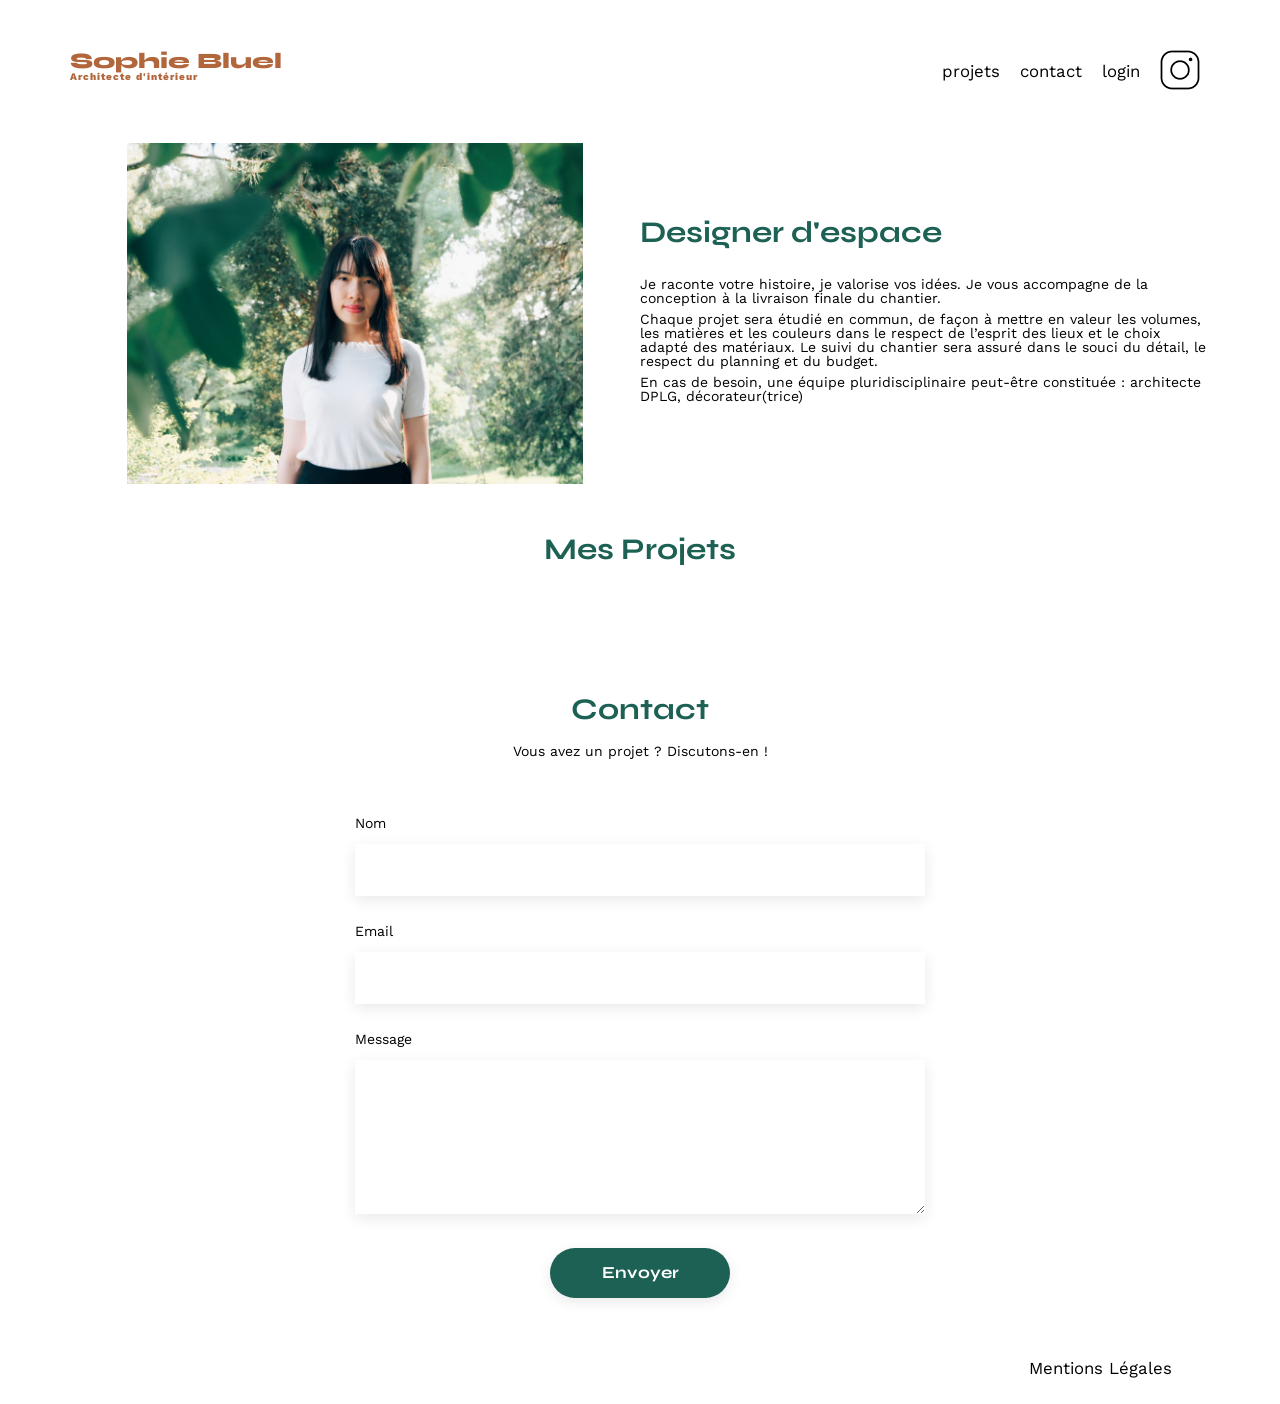
<file: FrontEnd/index.html>
<!DOCTYPE html>
<html lang="fr">
<head>
	<meta charset="UTF-8">
	<title>Sophie Bluel - Architecte d'intérieur</title>
	<meta name="viewport" content="width=device-width, initial-scale=1.0">
	<link rel="preconnect" href="https://fonts.googleapis.com">
	<link rel="preconnect" href="https://fonts.gstatic.com" crossorigin>
	<link href="https://fonts.googleapis.com/css2?family=Syne:wght@700;800&family=Work+Sans&display=swap" rel="stylesheet">
	<meta name="description" content="">
	<link rel="stylesheet" href="https://cdnjs.cloudflare.com/ajax/libs/font-awesome/6.7.2/css/all.min.css">
	<link rel="stylesheet" href="./assets/style.css">
</head>
<body>
	<div id="edit-banner" class="edit-banner" style="display:none;">
	<i class="fa-regular fa-pen-to-square"></i>
    <p>Mode édition</p>
	</div>
<header>
	<h1>Sophie Bluel <span>Architecte d'intérieur</span></h1>
	<nav>
		<ul>
			<li>projets</li>
			<li>contact</li>
			<li><a href="login.html" id="login-link">login</a></li>
			<li><img src="./assets/icons/instagram.png" alt="Instagram"></li>
		</ul>
	</nav>
</header>
<main>
	<section id="introduction">
		<figure>
			<img src="./assets/images/sophie-bluel.png" alt="">
		</figure>
		<article>
			<h2>Designer d'espace</h2>
			<p>Je raconte votre histoire, je valorise vos idées. Je vous accompagne de la conception à la livraison finale du chantier.</p>
			<p>Chaque projet sera étudié en commun, de façon à mettre en valeur les volumes, les matières et les couleurs dans le respect de l’esprit des lieux et le choix adapté des matériaux. Le suivi du chantier sera assuré dans le souci du détail, le respect du planning et du budget.</p>
			<p>En cas de besoin, une équipe pluridisciplinaire peut-être constituée : architecte DPLG, décorateur(trice)</p>
		</article>
	</section>
	<section id="portfolio">
		<h2>Mes Projets <button id="edit-btn" style="display:none;"><i class="fa-regular fa-pen-to-square"></i> modifier</button></h2>
		<div class="filters" id="filters">
		</div>
		<div class="gallery" id="gallery">
		</div>
	</section>
	<section id="contact">
		<h2>Contact</h2>
		<p>Vous avez un projet ? Discutons-en !</p>
		<form action="#" method="post">
			<label for="name">Nom</label>
			<input type="text" name="name" id="name">
			<label for="email">Email</label>
			<input type="email" name="email" id="email">
			<label for="message">Message</label>
			<textarea name="message" id="message" cols="30" rows="10"></textarea>
			<input type="submit" value="Envoyer">
		</form>
	</section>
</main>

<footer>
	<nav>
		<ul>
			<li>Mentions Légales</li>
		</ul>
	</nav>
</footer>
<div id="modal-overlay" class="modal-overlay" style="display:none;">
    <div class="modal">
        <span id="modal-close" class="modal-close">&times;</span>

        <div id="modal-gallery-view" class="modal-view">
            <h3>Galerie photo</h3>
            <div id="modal-gallery" class="modal-gallery"></div>
    		<button id="add-photo-btn" class="btn-submit">Ajouter une photo</button>
        </div>
<div id="modal-form-view" class="modal-view" style="display:none;">
    <span id="modal-back" class="modal-back">&#8592;</span>
    <h3>Ajout photo</h3>
    <form id="add-photo-form">
        <div class="upload-zone" id="upload-zone">
            <i class="fa-regular fa-image upload-icon"></i>
            <label for="photo-file" class="upload-label">+ Ajouter photo</label>
            <input type="file" id="photo-file" name="image" accept="image/png, image/jpeg" hidden>
            <p class="upload-info">jpg, png : 4mo max</p>
            <img id="preview-image" style="display:none;">
        </div>

        <label for="photo-title">Titre</label>
        <input type="text" id="photo-title" name="title" required>

        <label for="photo-category">Catégorie</label>
        <select id="photo-category" name="category" required>
            <option value=""></option>
        </select>
		<hr class="modal-divider">
        <button type="submit" class="btn-submit" id="submit-photo-btn" disabled>Valider</button>
    </form>
</div>
        
    </div>
</div>
<script src="./assets/scripts/main.js"></script>
<script src="./assets/scripts/modal.js"></script>
</body>
</html>
</file>
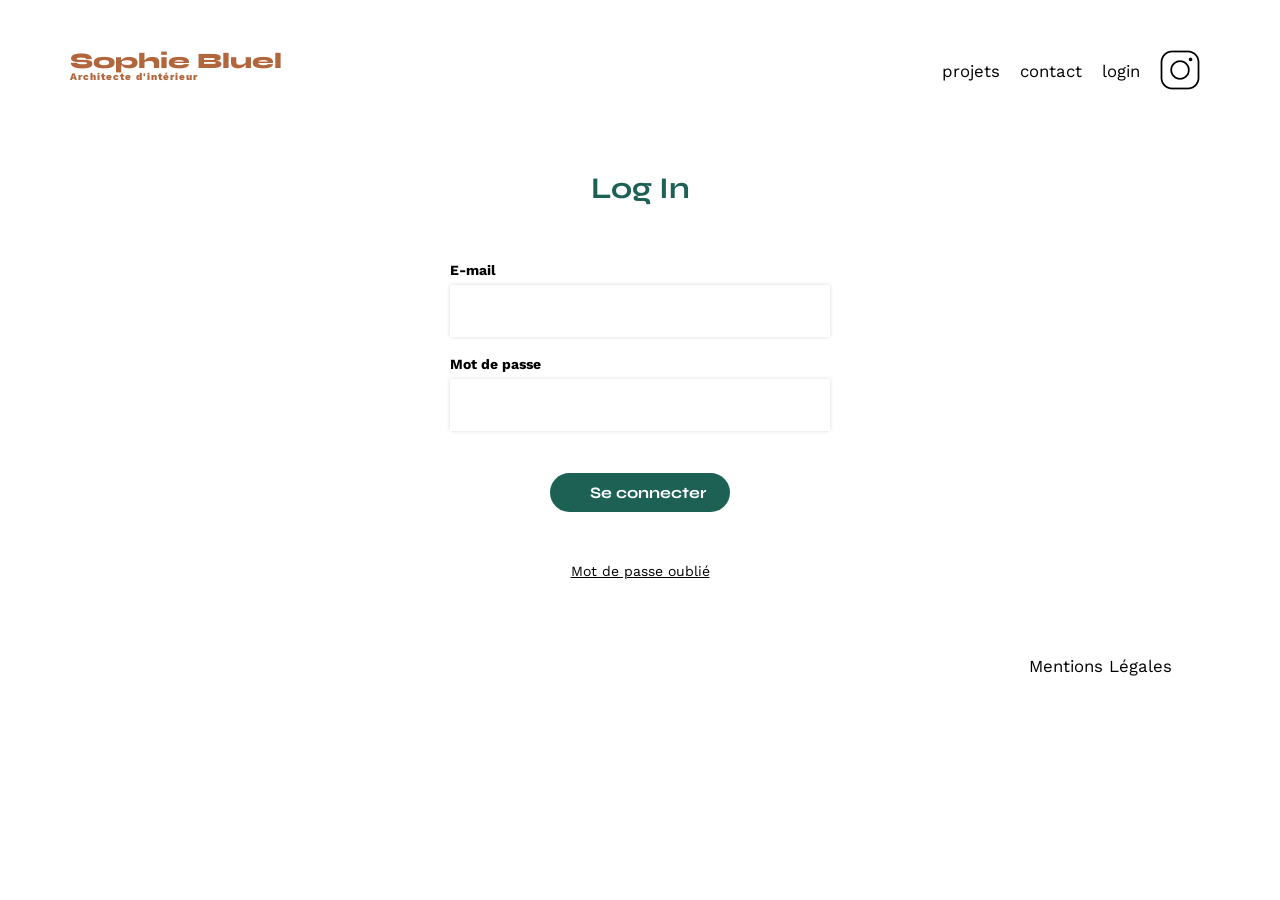
<file: FrontEnd/login.html>
<!DOCTYPE html>
<html lang="fr">
<head>
	<meta charset="UTF-8">
	<title>Sophie Bluel - Connexion</title>
	<meta name="viewport" content="width=device-width, initial-scale=1.0">
	<link rel="preconnect" href="https://fonts.googleapis.com">
	<link rel="preconnect" href="https://fonts.gstatic.com" crossorigin>
	<link href="https://fonts.googleapis.com/css2?family=Syne:wght@700;800&family=Work+Sans&display=swap" rel="stylesheet">
	<meta name="description" content="">
	<link rel="stylesheet" href="./assets/style.css">
</head>
<body>
<header>
	<h1>Sophie Bluel <span>Architecte d'intérieur</span></h1>
	<nav>
		<ul>
			<li>projets</li>
			<li>contact</li>
			<li><a href="login.html">login</a></li>
			<li><img src="./assets/icons/instagram.png" alt="Instagram"></li>
		</ul>
	</nav>
</header>
<main>
	<section id="login">
    <h2>Log In</h2>
    <form id="login-form">
        <label for="email">E-mail</label>
        <input type="email" name="email" id="email">
        <label for="password">Mot de passe</label>
        <input type="password" name="password" id="password">
        <p id="error-message" class="error-message"></p>
        <input type="submit" value="Se connecter" class="btn-submit">
    </form>
    <a href="#" class="forgot-password">Mot de passe oublié</a>
</section>
</main>

<footer>
	<nav>
		<ul>
			<li>Mentions Légales</li>
		</ul>
	</nav>
</footer>
<script src="./assets/scripts/login.js"></script>
</body>
</html>
</file>
<file: FrontEnd/assets/style.css>
/* http://meyerweb.com/eric/tools/css/reset/
   v2.0 | 20110126
   License: none (public domain)
*/

html, body, div, span, applet, object, iframe,
h1, h2, h3, h4, h5, h6, p, blockquote, pre,
a, abbr, acronym, address, big, cite, code,
del, dfn, em, img, ins, kbd, q, s, samp,
small, strike, strong, sub, sup, tt, var,
b, u, i, center,
dl, dt, dd, ol, ul, li,
fieldset, form, label, legend,
table, caption, tbody, tfoot, thead, tr, th, td,
article, aside, canvas, details, embed,
figure, figcaption, footer, header, hgroup,
menu, nav, output, ruby, section, summary,
time, mark, audio, video {
	margin: 0;
	padding: 0;
	border: 0;
	font-size: 100%;
	font: inherit;
	vertical-align: baseline;
}
/* HTML5 display-role reset for older browsers */
article, aside, details, figcaption, figure,
footer, header, hgroup, menu, nav, section {
	display: block;
}
body {
	line-height: 1;
	margin : 0;
}
ol, ul {
	list-style: none;
}
blockquote, q {
	quotes: none;
}
blockquote:before, blockquote:after,
q:before, q:after {
	content: '';
	content: none;
}
table {
	border-collapse: collapse;
	border-spacing: 0;
}
/** end reset css**/
body {
	max-width: 1140px;
	margin:auto;
	font-family: 'Work Sans' ;
	font-size: 14px;
}
header {
	display: flex;
	justify-content: space-between;
	margin: 50px 0
}
section {
	margin: 50px 0
}

h1{
	display: flex;
	flex-direction: column;
	font-family: 'Syne';
	font-size: 22px;
	font-weight: 800;
	color: #B1663C
}

h1 > span {
	font-family: 'Work Sans';
	font-size:10px;
	letter-spacing: 0.1em;
;
}

h2{
	font-family: 'Syne';
	font-weight: 700;
	font-size: 30px;
	color: #1D6154
}
nav ul {
	display: flex;
	align-items: center;
	list-style-type: none;

}
nav li {
	padding: 0 10px;
	font-size: 1.2em;
}

li:hover {
	color: #B1663C;
}
#introduction {
	display: flex;
	align-items: center;
}
#introduction figure {
	flex: 1
}
#introduction img {
	display: block;
	margin: auto;
	width: 80%;
}

#introduction article {
	flex: 1
}
#introduction h2 {
	margin-bottom: 1em;
}

#introduction p {
	margin-bottom: 0.5em;
}
#portfolio h2 {
	text-align: center;
	margin-bottom: 1em;
}
.gallery {
	width: 100%;
	display: grid;
	grid-template-columns: 1fr 1fr 1fr;
	grid-column-gap: 20px;
	grid-row-gap: 20px;
}

.gallery img {
	width: 100%;

}
#contact {
	width: 50%;
margin: auto;
}
#contact > * {
	text-align: center;

}
#contact h2{
	margin-bottom: 20px;
}
#contact form {
	text-align: left;
	margin-top:30px;
	display: flex;
	flex-direction: column;
}

#contact input {
	height: 50px;
	font-size: 1.2em;
	border: none;
	box-shadow: 0px 4px 14px rgba(0, 0, 0, 0.09);
}
#contact label {
	margin: 2em 0 1em 0;
}
#contact textarea {
	border: none;
	box-shadow: 0px 4px 14px rgba(0, 0, 0, 0.09);
}

input[type="submit"]{
	font-family: 'Syne';
	font-weight: 700;
	color: white;
	background-color: #1D6154;
	margin : 2em auto ;
	width: 180px;
	text-align: center;
	border-radius: 60px ;
}

footer nav ul {
	display: flex;
	justify-content: flex-end;
	margin: 2em
}

/* Styles for the filter buttons */

.filters {
  display: flex;
  justify-content: center;
  gap: 10px;
  margin: 30px 0 50px;
}

.filter-btn {
  padding: 10px 20px;
  border: 1px solid #1D6154;
  border-radius: 30px;
  background-color: white;
  color: #1D6154;
  font-family: 'Work Sans', sans-serif;
  font-size: 16px;
  cursor: pointer;
  transition: background-color 0.2s ease, color 0.2s ease;
}

.filter-btn:hover {
  background-color: #1D6154;
  color: white;
}

.filter-btn.active {
  background-color: #1D6154;
  color: white;
}

/* Styles for the login page */

#login {
  display: flex;
  flex-direction: column;
  align-items: center;
  max-width: 380px;
  margin: 80px auto;
}

#login h2 {
  font-family: 'Syne', sans-serif;
  color: #1D6154;
  margin-bottom: 40px;
}

#login form {
  display: flex;
  flex-direction: column;
  width: 100%;
}

#login label {
  margin-top: 20px;
  margin-bottom: 8px;
  font-weight: bold;
}

#login input[type="email"],
#login input[type="password"] {
  height: 50px;
  border: none;
  background-color: #fff;
  box-shadow: 0 0 4px rgba(0,0,0,0.15);
}

.btn-submit {
  margin-top: 40px;
  align-self: center;
  padding: 10px 40px;
  border: none;
  border-radius: 30px;
  background-color: #1D6154;
  color: white;
  font-family: 'Work Sans', sans-serif;
  font-size: 16px;
  cursor: pointer;
}

.btn-submit:disabled {
  background-color: #C9C9C9;
  cursor: not-allowed;
}

.forgot-password {
  margin-top: 20px;
  text-align: center;
  color: black;
  text-decoration: underline;
  font-size: 14px;
}

nav a {
  color: inherit;
  text-decoration: none;
}

.error-message {
  color: red;
  font-size: 14px;
  margin-top: 10px;
}

.edit-banner {
  display: flex;
  align-items: center;
  justify-content: center;
  gap: 8px;
  background-color: black;
  color: white;
  height: 59px;
  width: 100vw;
  position: relative;
  left: 50%;
  transform: translateX(-50%);
}

#edit-btn {
  border: none;
  background: none;
  cursor: pointer;
  font-family: 'Work Sans', sans-serif;
  font-size: 16px;
  margin-left: 15px;
  text-decoration: none;
}

/* Overlay (fond semi-transparent) */
.modal-overlay {
  position: fixed;
  top: 0;
  left: 0;
  width: 100%;
  height: 100%;
  background-color: rgba(0, 0, 0, 0.6);
  display: flex;
  align-items: center;
  justify-content: center;
  z-index: 1000;
}

/* La boîte blanche centrale */
.modal {
  background-color: white;
  width: 630px;
  min-height: 550px;
  border-radius: 10px;
  position: relative;
  padding: 40px;
  display: flex;
  flex-direction: column;
  align-items: center;
}

/* Croix de fermeture */
.modal-close {
  position: absolute;
  top: 20px;
  right: 20px;
  font-size: 24px;
  cursor: pointer;
}

/* Flèche retour */
.modal-back {
  position: absolute;
  top: 20px;
  left: 20px;
  font-size: 26px;
  font-weight: 900;
  color: black;
  cursor: pointer;
}

/* Les 2 vues à l'intérieur de la modale */
.modal-view {
  width: 100%;
  text-align: center;
}

.modal h3 {
  font-family: 'Syne', sans-serif;
  color: black;
  font-weight: 700;
  font-size: 26px;
  margin-bottom: 30px;
}

.modal-gallery {
  display: grid;
  grid-template-columns: repeat(5, 1fr);
  gap: 10px;
  margin-bottom: 30px;
  width: 100%;
}

.modal-gallery figure {
  position: relative;
  width: 100%;
  height: 100px;
}

.modal-gallery img {
  width: 100%;
  height: 100%;
  object-fit: cover;
}

.delete-icon {
  position: absolute;
  top: 5px;
  right: 5px;
  background-color: black;
  color: white;
  width: 17px;
  height: 17px;
  display: flex;
  align-items: center;
  justify-content: center;
  border-radius: 3px;
  font-size: 10px;
  cursor: pointer;
}

#add-photo-form {
  display: flex;
  flex-direction: column;
  width: 100%;
  gap: 15px;
}

.upload-zone {
  display: flex;
  flex-direction: column;
  align-items: center;
  justify-content: center;
  background-color: #E8F1F6;
  border-radius: 5px;
  padding: 30px;
  gap: 10px;
}

.upload-icon {
  font-size: 60px;
  color: #B9C5CC;
}

.upload-label {
  background-color: #CBD6DB;
  color: #306685;
  padding: 8px 16px;
  border-radius: 30px;
  cursor: pointer;
  font-size: 14px;
}

#add-photo-form label.upload-label {
  width: auto;
  text-align: center;
  display: inline-block;
}

.upload-info {
  font-size: 12px;
  color: #444;
}

#preview-image {
  max-width: 100%;
  max-height: 150px;
}

#photo-category {
  height: 50px;
  border: none;
  box-shadow: 0 0 4px rgba(0,0,0,0.15);
}

.form-error {
  color: red;
  font-size: 13px;
}

#add-photo-form input[type="text"] {
  height: 50px;
  border: none;
  padding: 0 10px;
  box-shadow: 0 0 4px rgba(0,0,0,0.15);
  font-family: 'Work Sans', sans-serif;
  font-size: 14px;
}

#add-photo-form input[type="text"]:focus,
#add-photo-form select:focus {
  outline: none;
  box-shadow: 0 0 4px rgba(0,0,0,0.15);
}

#add-photo-form label {
  text-align: left;
  width: 100%;
  font-size: 14px;
  margin-top: 5px;
}

.modal-divider {
  width: 100%;
  border: none;
  border-top: 1px solid #B3B3B3;
  margin: 40px 0 20px 0;
}
</file>
